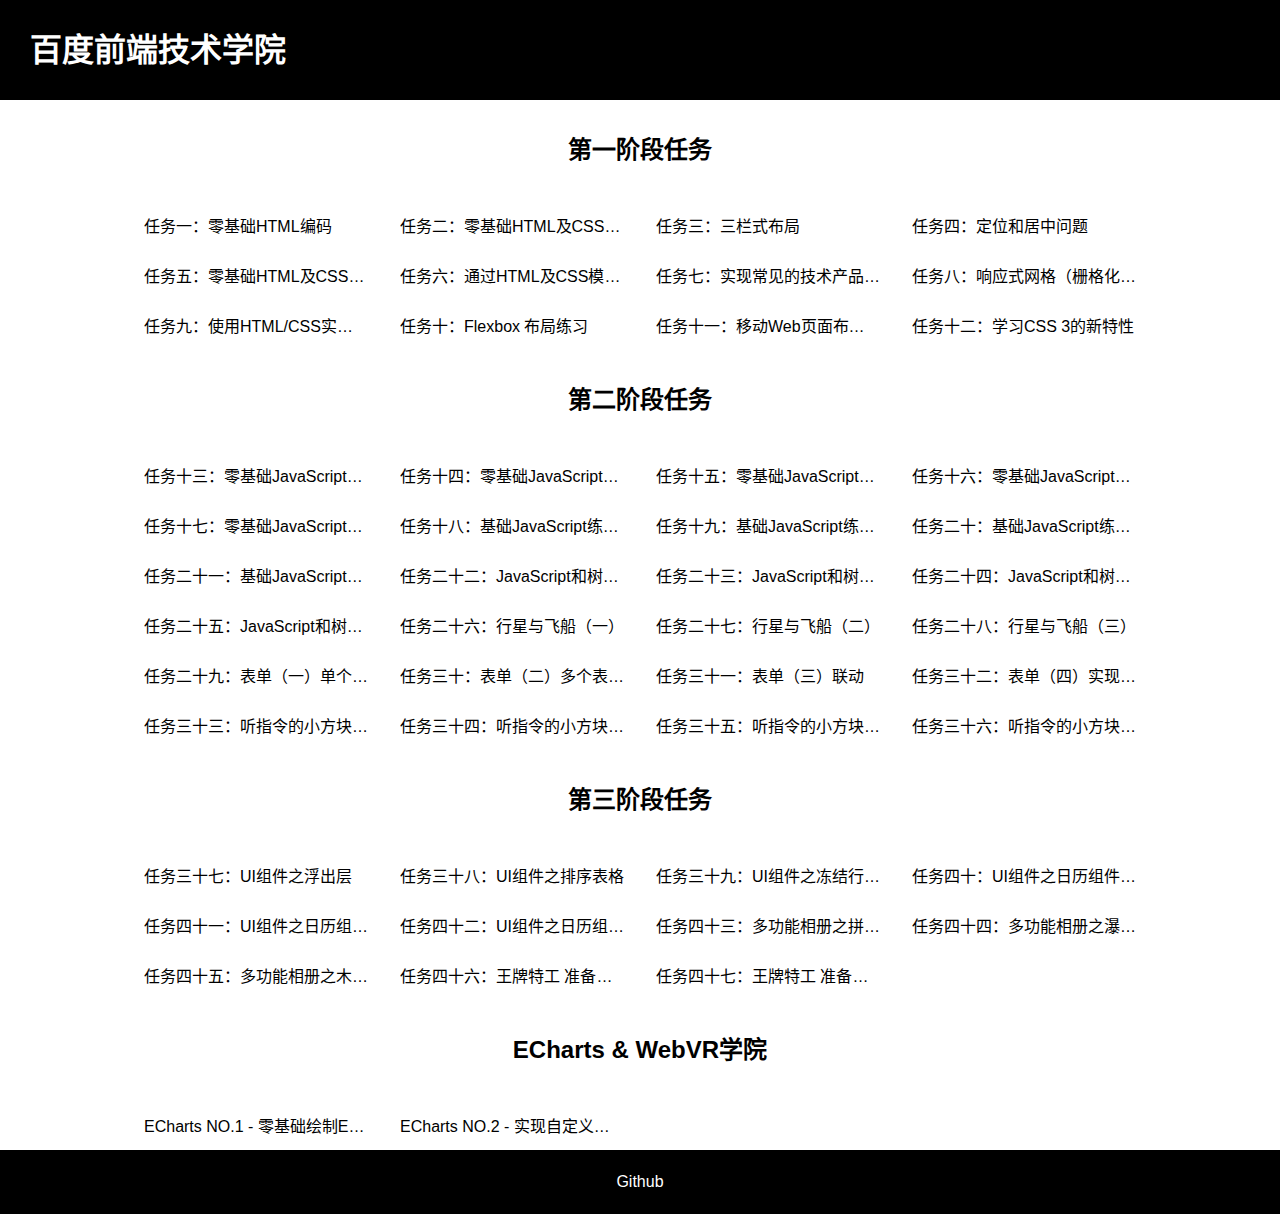
<file: index.html>
<!DOCTYPE html>
<html lang="zh-cn">
	<head>
		<meta charset="utf-8">
		<meta name="viewport" content="width=device-width, initial-scale=1.0, maximum-scale=1.0, user-scalable=no">
		<title>练习demo</title>
		<link href="css/index.css" rel="stylesheet">
	</head>

	<body>
		<header class="top">
			<h1>百度前端技术学院</h1>
		</header>
		<section>
			<article>
				<header class="task">
					<h2>
						<a href="http://ife.baidu.com/task/all">第一阶段任务</a>
					</h2>
				</header>
				<nav>
					<ul class="list">
						<li><a href="Task_1.html">任务一：零基础HTML编码</a></li>
						<li><a href="Task_2.html">任务二：零基础HTML及CSS编码（一）</a></li>
						<li><a href="Task_3.html">任务三：三栏式布局</a></li>
						<li><a href="Task_4.html">任务四：定位和居中问题</a></li>
						<li><a href="Task_5.html">任务五：零基础HTML及CSS编码（二）</a></li>
						<li><a href="Task_6.html">任务六：通过HTML及CSS模拟报纸排版</a></li>
						<li><a href="Task_7.html">任务七：实现常见的技术产品官网的页面架构及样式布局</a></li>
						<li><a href="Task_8.html">任务八：响应式网格（栅格化）布局</a></li>
						<li><a href="Task_9.html">任务九：使用HTML/CSS实现一个复杂页面</a></li>
						<li><a href="Task_10.html">任务十：Flexbox 布局练习</a></li>
						<li><a href="Task_11.html">任务十一：移动Web页面布局实践</a></li>
						<li><a href="Task_12.html">任务十二：学习CSS 3的新特性</a></li>
					</ul>
				</nav>
			</article>
			<article>
				<header class="task">
					<h2><a href="http://ife.baidu.com/task/all">第二阶段任务</a></h2></header>
				<nav>
					<ul class="list">
						<li><a href="Task_13.html">任务十三：零基础JavaScript编码（一）</a></li>
						<li><a href="Task_14.html">任务十四：零基础JavaScript编码（二）</a></li>
						<li><a href="Task_15.html">任务十五：零基础JavaScript编码（三）</a></li>
						<li><a href="Task_16.html">任务十六：零基础JavaScript编码（四）</a></li>
						<li><a href="Task_17.html">任务十七：零基础JavaScript编码（五）</a></li>
						<li><a href="Task_18.html">任务十八：基础JavaScript练习（一）</a></li>
						<li><a href="Task_19.html">任务十九：基础JavaScript练习（二）</a></li>
						<li><a href="Task_20.html">任务二十：基础JavaScript练习（三）</a></li>
						<li><a href="Task_21.html">任务二十一：基础JavaScript练习（四）</a></li>
						<li><a href="Task_22.html">任务二十二：JavaScript和树（一）</a></li>
						<li><a href="Task_23.html">任务二十三：JavaScript和树（二）</a></li>
						<li><a href="Task_24.html">任务二十四：JavaScript和树（三）</a></li>
						<li><a href="Task_24.html">任务二十五：JavaScript和树（四）</a></li>
						<li><a href="Task_26.html">任务二十六：行星与飞船（一）</a></li>
						<li><a href="Task_27.html">任务二十七：行星与飞船（二）</a></li>
						<li><a href="Task_28.html">任务二十八：行星与飞船（三）</a></li>
						<li><a href="Task_29.html">任务二十九：表单（一）单个表单项的检验</a></li>
						<li><a href="Task_30.html">任务三十：表单（二）多个表单项的动态校验</a></li>
						<li><a href="Task_31.html">任务三十一：表单（三）联动</a></li>
						<li><a href="Task_32.html">任务三十二：表单（四）实现表单自动生成工厂</a></li>
						<li><a href="Task_33.html">任务三十三：听指令的小方块（一）</a></li>
						<li><a href="Task_34.html">任务三十四：听指令的小方块（二）</a></li>
						<li><a href="Task_35.html">任务三十五：听指令的小方块（三）</a></li>
						<li><a href="Task_36.html">任务三十六：听指令的小方块（四）</a></li>
					</ul>
				</nav>
			</article>
			<article>
				<header class="task">
					<h2><a href="http://ife.baidu.com/task/all">第三阶段任务</a></h2></header>
				<nav>
					<ul class="list">
						<li><a href="Task_37.html">任务三十七：UI组件之浮出层</a></li>
						<li><a href="Task_38.html">任务三十八：UI组件之排序表格</a></li>
						<li><a href="Task_39.html">任务三十九：UI组件之冻结行列表格</a></li>
						<li><a href="Task_40.html">任务四十：UI组件之日历组件（一）</a></li>
						<li><a href="Task_41.html">任务四十一：UI组件之日历组件（二）</a></li>
						<li><a href="Task_42.html">任务四十二：UI组件之日历组件（三）</a></li>
						<li><a href="Task_43.html">任务四十三：多功能相册之拼图布局</a></li>
						<li><a href="Task_44.html">任务四十四：多功能相册之瀑布布局</a></li>
						<li><a href="Task_45.html">任务四十五：多功能相册之木桶布局</a></li>
						<li><a href="Task_46.html">任务四十六：王牌特工 准备工作（一）</a></li>
						<li><a href="Task_47.html">任务四十七：王牌特工 准备工作（二）</a></li>
					</ul>
				</nav>
			</article>
			<article>
				<header class="task">
					<h2><a href="http://ife.baidu.com/task/all">ECharts & WebVR学院</a></h2></header>
				<nav>
					<ul class="list">
						<li><a href="./echartsandwebvr/Task-1.html">ECharts NO.1 - 零基础绘制ECharts图表</a></li>
						<li><a href="./echartsandwebvr/Task-2.html">ECharts NO.2 - 实现自定义的统计图表</a></li>
					</ul>
				</nav>
			</article>
		</section>
		<footer>
			<nav>
				<ul>
					<li><a href="https://github.com/Sakitama/Sakitama.github.io">Github</a></li>
				</ul>
			</nav>
		</footer>
	</body>

</html>
</file>
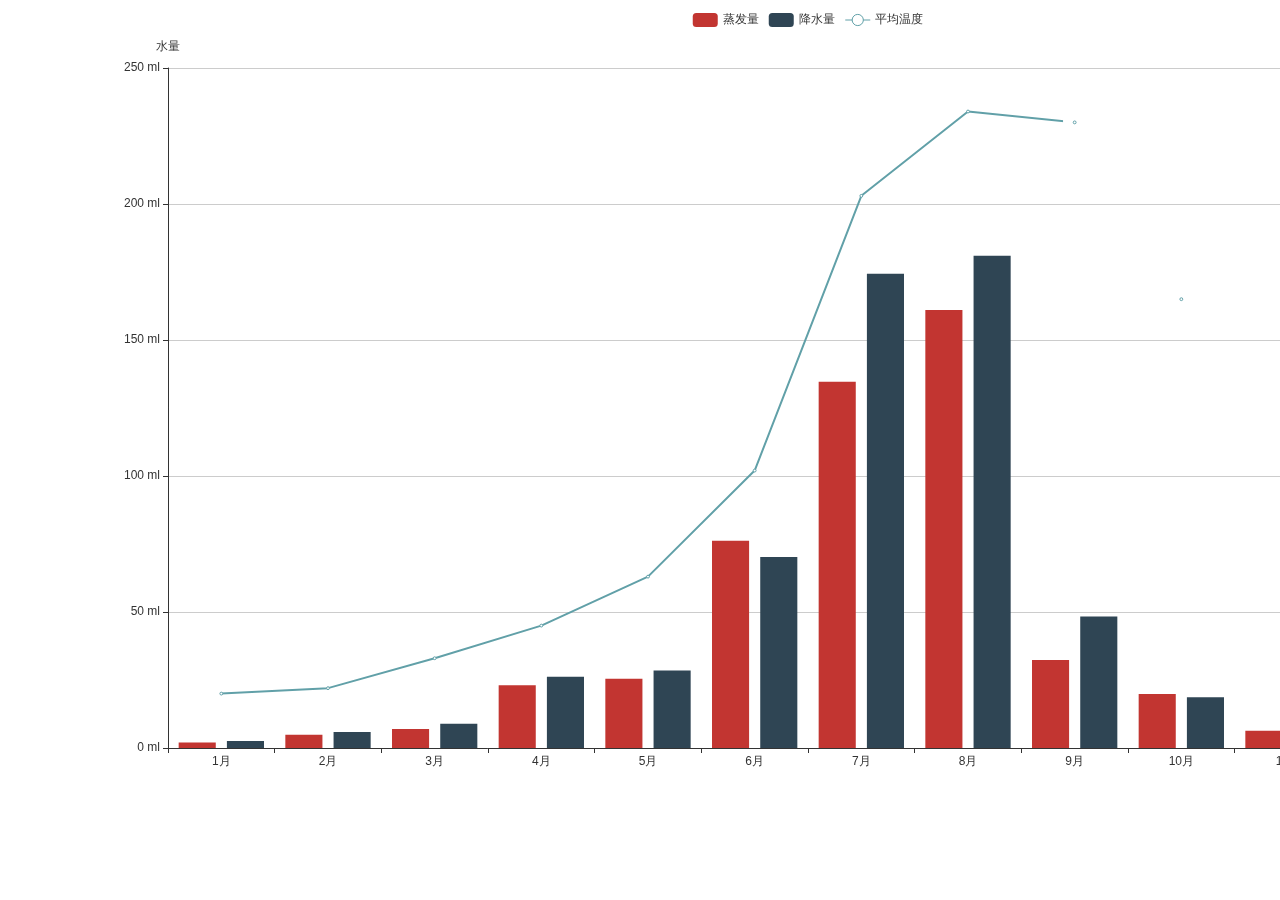
<file: echartsandwebvr/Task-1.html>
<!DOCTYPE html>
<html>
<head>
    <title>ECharts NO.1 - 零基础绘制ECharts图表</title>
    <meta charset="utf-8">
    <script src="./js/echarts.js"></script>
</head>
<body>
<div id="main" style="width: 1600px; height: 800px;"></div>
<script type="text/javascript">
    let myChart = echarts.init(document.getElementById('main'));
    option = {
        tooltip: {
            trigger: 'axis',
            axisPointer: {
                type: 'cross',
                crossStyle: {
                    color: '#999'
                }
            }
        },
        toolbox: {
            feature: {
                dataView: {show: true, readOnly: false},
                magicType: {show: true, type: ['line', 'bar']},
                restore: {show: true},
                saveAsImage: {show: true}
            }
        },
        legend: {
            data: ['蒸发量', '降水量', '平均温度']
        },
        xAxis: [
            {
                type: 'category',
                data: ['1月', '2月', '3月', '4月', '5月', '6月', '7月', '8月', '9月', '10月', '11月', '12月'],
                axisPointer: {
                    type: 'shadow'
                }
            }
        ],
        yAxis: [
            {
                type: 'value',
                name: '水量',
                min: 0,
                max: 250,
                interval: 50,
                axisLabel: {
                    formatter: '{value} ml'
                }
            },
            {
                type: 'value',
                name: '温度',
                min: 0,
                max: 25,
                interval: 5,
                axisLabel: {
                    formatter: '{value} °C'
                }
            }
        ],
        series: [
            {
                name: '蒸发量',
                type: 'bar',
                data: [2.0, 4.9, 7.0, 23.2, 25.6, 76.7, 135.6, 162.2, 32.6, 20.0, 6.4, 3.3]
            },
            {
                name: '降水量',
                type: 'bar',
                data: [2.6, 5.9, 9.0, 26.4, 28.7, 70.7, 175.6, 182.2, 48.7, 18.8, 6.0, 2.3]
            },
            {
                name: '平均温度',
                type: 'line',
                yAxisIndex: 1,
                data: [2.0, 2.2, 3.3, 4.5, 6.3, 10.2, 20.3, 23.4, 23.0, 16.5, 12.0, 6.2]
            }
        ]
    };
    myChart.setOption(option);
</script>
</body>
</html>
</file>
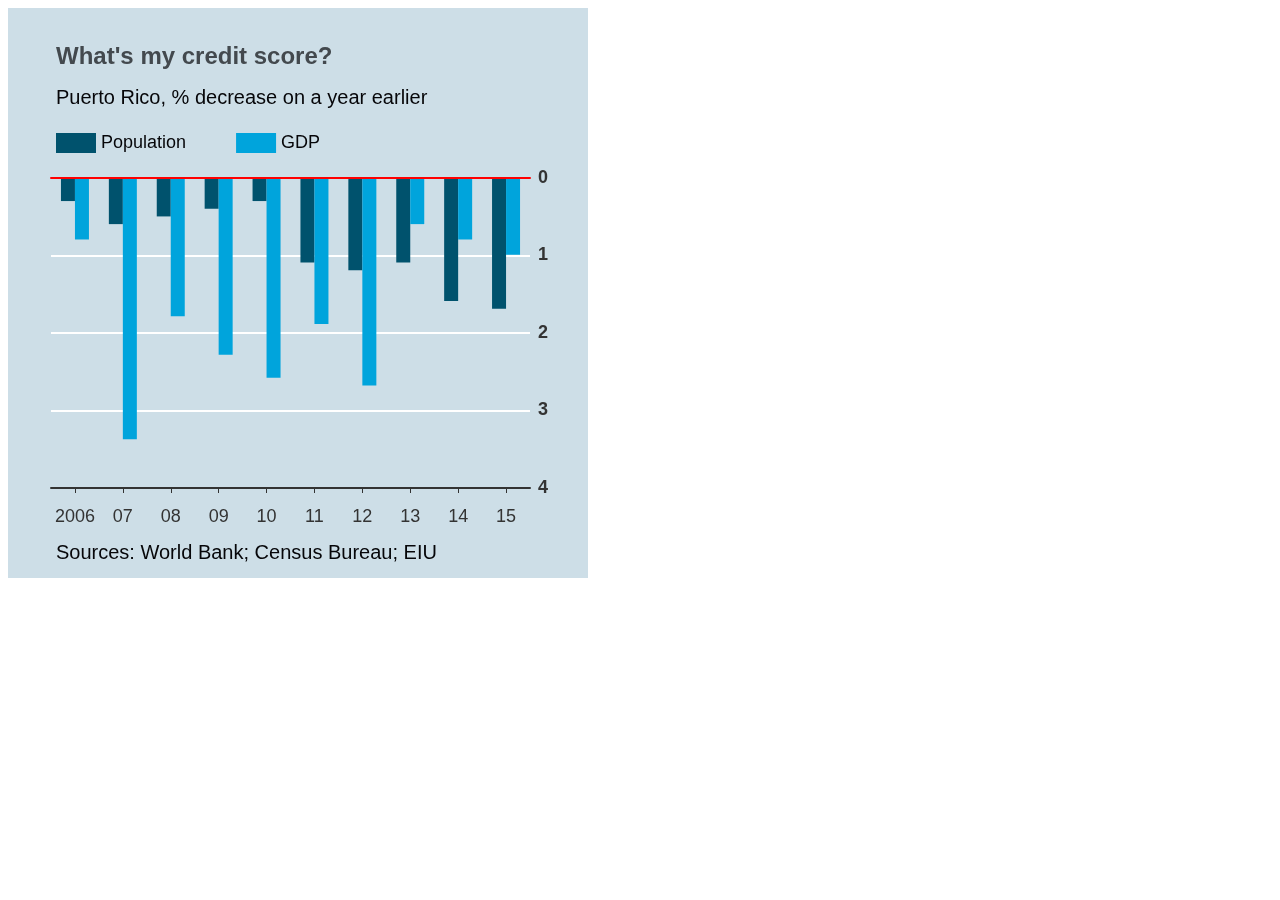
<file: echartsandwebvr/Task-2.html>
<!DOCTYPE html>
<html>
<head>
    <title>ECharts NO.2 - 实现自定义的统计图表</title>
    <meta charset="utf-8">
    <script src="./js/echarts.js"></script>
</head>
<body>
<div id="main" style="width: 580px; height: 570px;"></div>
<script type="text/javascript">
    let myChart = echarts.init(document.getElementById('main'));
    let option = {
        title: [{
            text: 'What\'s my credit score?',
            textStyle: {
                color: '#43494e',
                fontSize: 24,
                fontWeight: 'bold'
            },
            left: 43,
            top: 32
        }, {
            text: 'Puerto Rico, % decrease on a year earlier',
            textStyle: {
                color: '#060609',
                fontSize: 20,
                fontWeight: 'lighter'
            },
            left: 43,
            top: 75
        }, {
            text: 'Sources: World Bank; Census Bureau; EIU',
            textStyle: {
                color: '#060609',
                fontSize: 20,
                fontWeight: 'lighter'
            },
            left: 43,
            top: 530
        }],
        legend: {
            data: [
                {name: 'Population', icon: 'rect'},
                {name: 'GDP', icon: 'rect'}
            ],
            left: 43,
            top: 120,
            itemWidth: 40,
            itemHeight: 20,
            textStyle: {
                color: '#060609',
                fontSize: 18
            },
            itemGap: 50
        },
        grid: {
            show: true,
            left: 43,
            top: 170,
            borderWidth: 0,
            height: 310
        },
        xAxis: [
            {
                data: [0, 0, 0, 0, 0, 0, 0, 0, 0, 0],
                axisLabel: {
                    formatter: function (value, index) {
                        let n = index + 6;
                        if (index === 0) {
                            n = 2006;
                        }
                        return n < 10 ? '0' + n : n;
                    },
                    textStyle: {
                        fontSize: 18
                    },
                    margin: 20
                },
                axisLine: {
                    onZero: false,
                    lineStyle: {
                        width: 2
                    }
                },
                axisTick: {
                    alignWithLabel: true
                }
            },
            {
                data: [0, 0, 0, 0, 0, 0, 0, 0, 0, 0],
                axisLine: {
                    onZero: false,
                    lineStyle: {
                        color: 'red',
                        width: 2
                    }
                },
                axisTick: {
                    show: false //是否显示刻度短线
                },
                axisLabel: {
                    show: false //是否显示刻度值
                },
                z: 10
            }
        ],
        yAxis: [
            {
                inverse: true,      //反向坐标轴
                min: 0,
                max: 4,
                splitLine: {
                    show: false     //是否显示分隔线
                },
                axisLine: {
                    show: false     //是否显示轴线
                },
                axisTick: {
                    show: false //是否显示刻度短线
                },
                axisLabel: {
                    show: false     //是否显示刻度值
                }
            },
            {
                inverse: true,      //反向坐标轴
                min: 0,
                max: 4,
                type: 'value',
                axisTick: {
                    show: false,     //是否显示刻度短线
                    alignWithLabel: true     //刻度值和刻度对齐
                },
                splitLine: {
                    show: true,
                    interval: 3,
                    lineStyle: {
                        color: ['#ffffff'],
                        width: 2
                    }
                },
                axisLine: {
                    show: false     //是否显示轴线
                },
                axisLabel: {
                    show: true,     //是否显示刻度值
                    textStyle: {
                        fontSize: 18,
                        fontWeight: 'bold'
                    }
                }
            }
        ],

        series: [
            {
                type: 'bar',
                name: 'Population',
                data: [0.3, 0.6, 0.5, 0.4, 0.3, 1.1, 1.2, 1.1, 1.6, 1.7],
                label: {
                    emphasis: {         //高亮状态时是否在图形上显示文本标签
                        show: true,
                        position: 'bottom'
                    }
                },
                itemStyle: {
                    normal: {
                        color: '#00526d'
                    }
                },
                barWidth: 14,    //柱条宽度
                barGap: 0         //柱条间隔
            },
            {
                type: 'bar',
                name: 'GDP',
                data: [0.8, 3.4, 1.8, 2.3, 2.6, 1.9, 2.7, 0.6, 0.8, 1.0],
                label: {
                    emphasis: {
                        show: true,
                        position: 'bottom'
                    }
                },
                itemStyle: {        //柱条的样式
                    normal: {
                        color: '#00a4dc'
                    }
                },
                barWidth: 14        //柱条宽度
            }
        ],
        backgroundColor: '#cddee7'
    };
    myChart.setOption(option);
</script>
</body>
</html>
</file>
<file: css/index.css>
* {
    margin: 0;
    padding: 0;
    font-family: Microsoft YaHei, sans-serif;
}

a {
    text-decoration: none;
    color: black;
    -webkit-transition: all .5s ease;
    -moz-transition: all .5s ease;
    -o-transition: all .5s ease;
    transition: all .5s ease;
}

html {
    font-size: 16px;
}

header.top {
    background: rgb(0, 0, 0);
}
header.top h1 {
    line-height: 6.25rem;
    color: white;
    padding-left: 30px;
}

header.task h2 {
    text-align: center;
    line-height: 6.25rem;
}

ul.list {
    width: 80%;
    margin: 0 auto;
    display: flex;
    flex-wrap: wrap;
}

ul.list li {
    box-sizing: border-box;
    width: 25%;
    height: 3.125rem;
    padding: 1rem;
    list-style-type: none;
    -webkit-transition: all .5s ease;
    -moz-transition: all .5s ease;
    -o-transition: all .5s ease;
    transition: all .5s ease;
    display: flex;
    align-items: center;
}
ul.list li a {
    overflow: hidden;
    text-overflow: ellipsis;
    white-space: nowrap;
}
ul.list li:hover {
    background: #29bcff;
}
ul.list li:hover a {
    color: white;
}



footer {
    background: black;
}
footer a {
    color: white;
}
footer li {
    line-height: 4rem;
    text-align: center;
}

@media screen and (max-width: 1000px) {
    ul.list li {
        width: 100%;
    }
    header.top h1 {
        text-align: center;
        padding-left: 0;
    }
}
</file>
